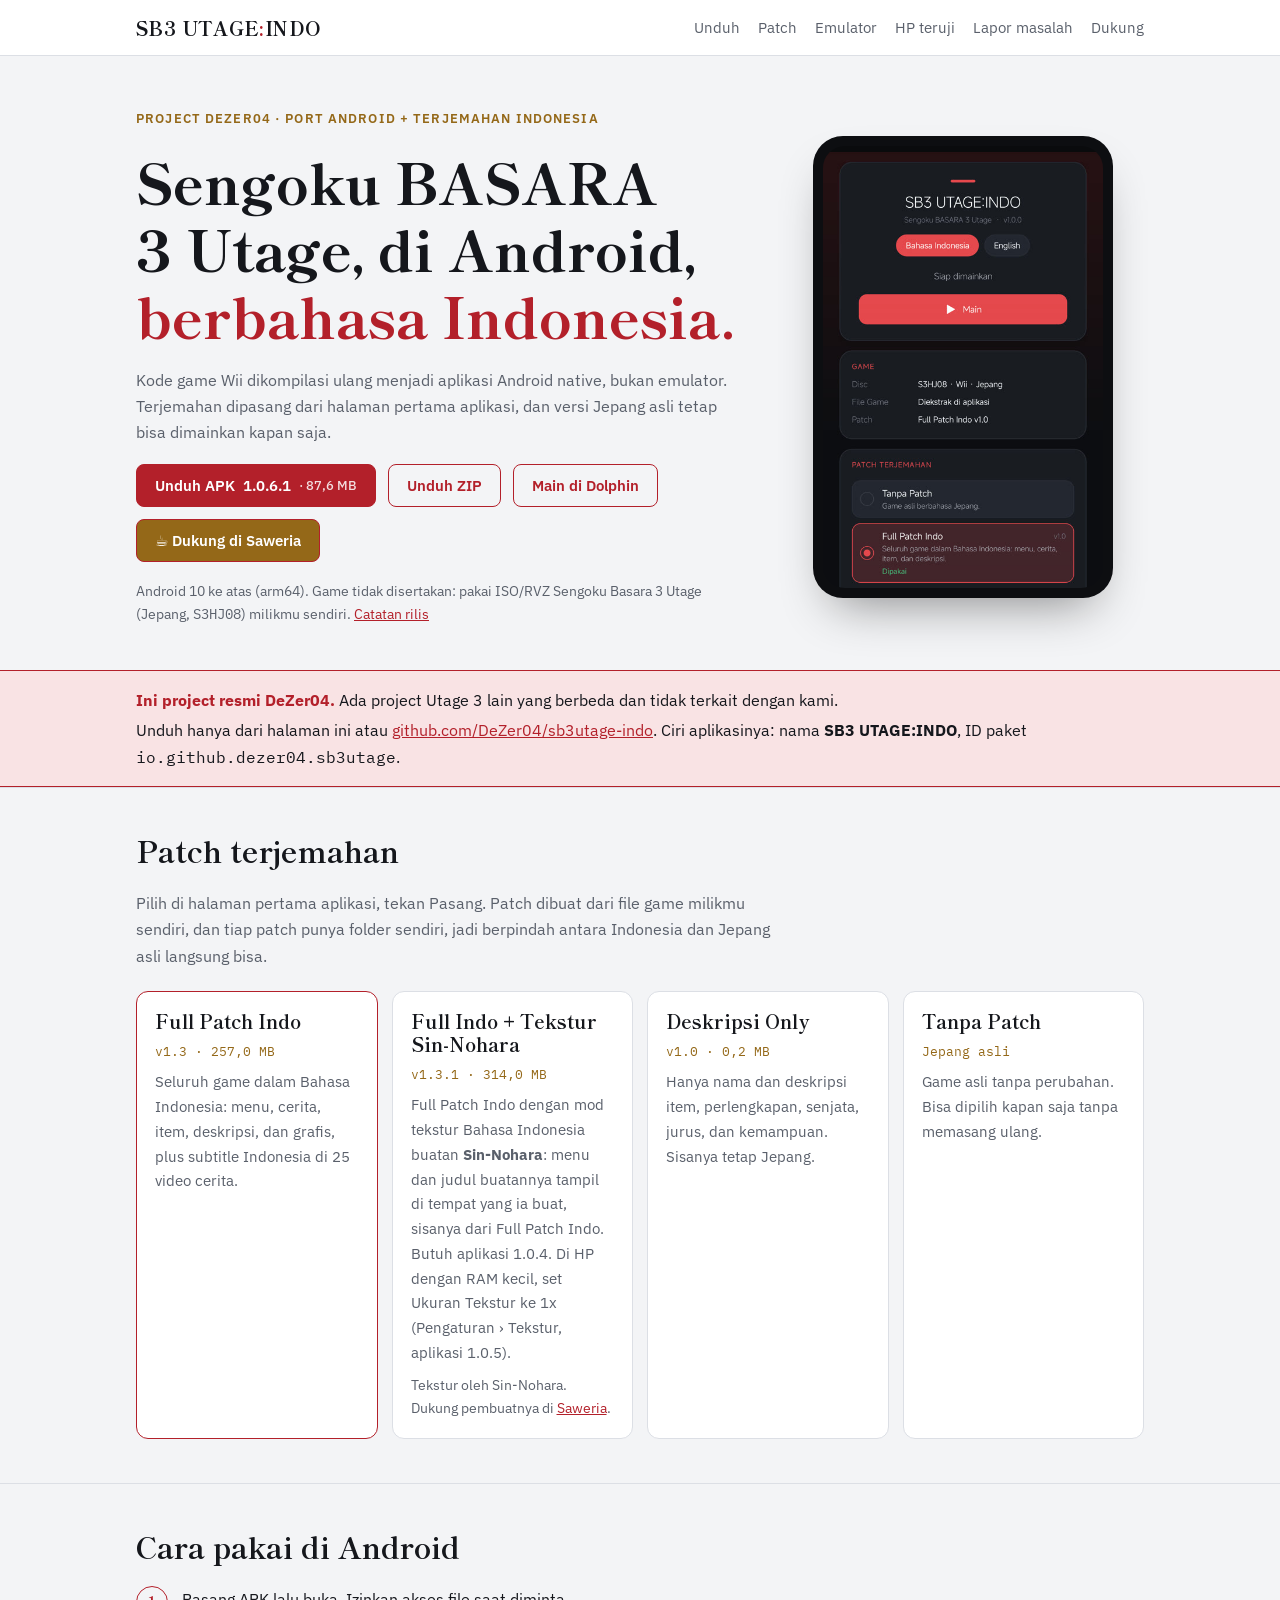
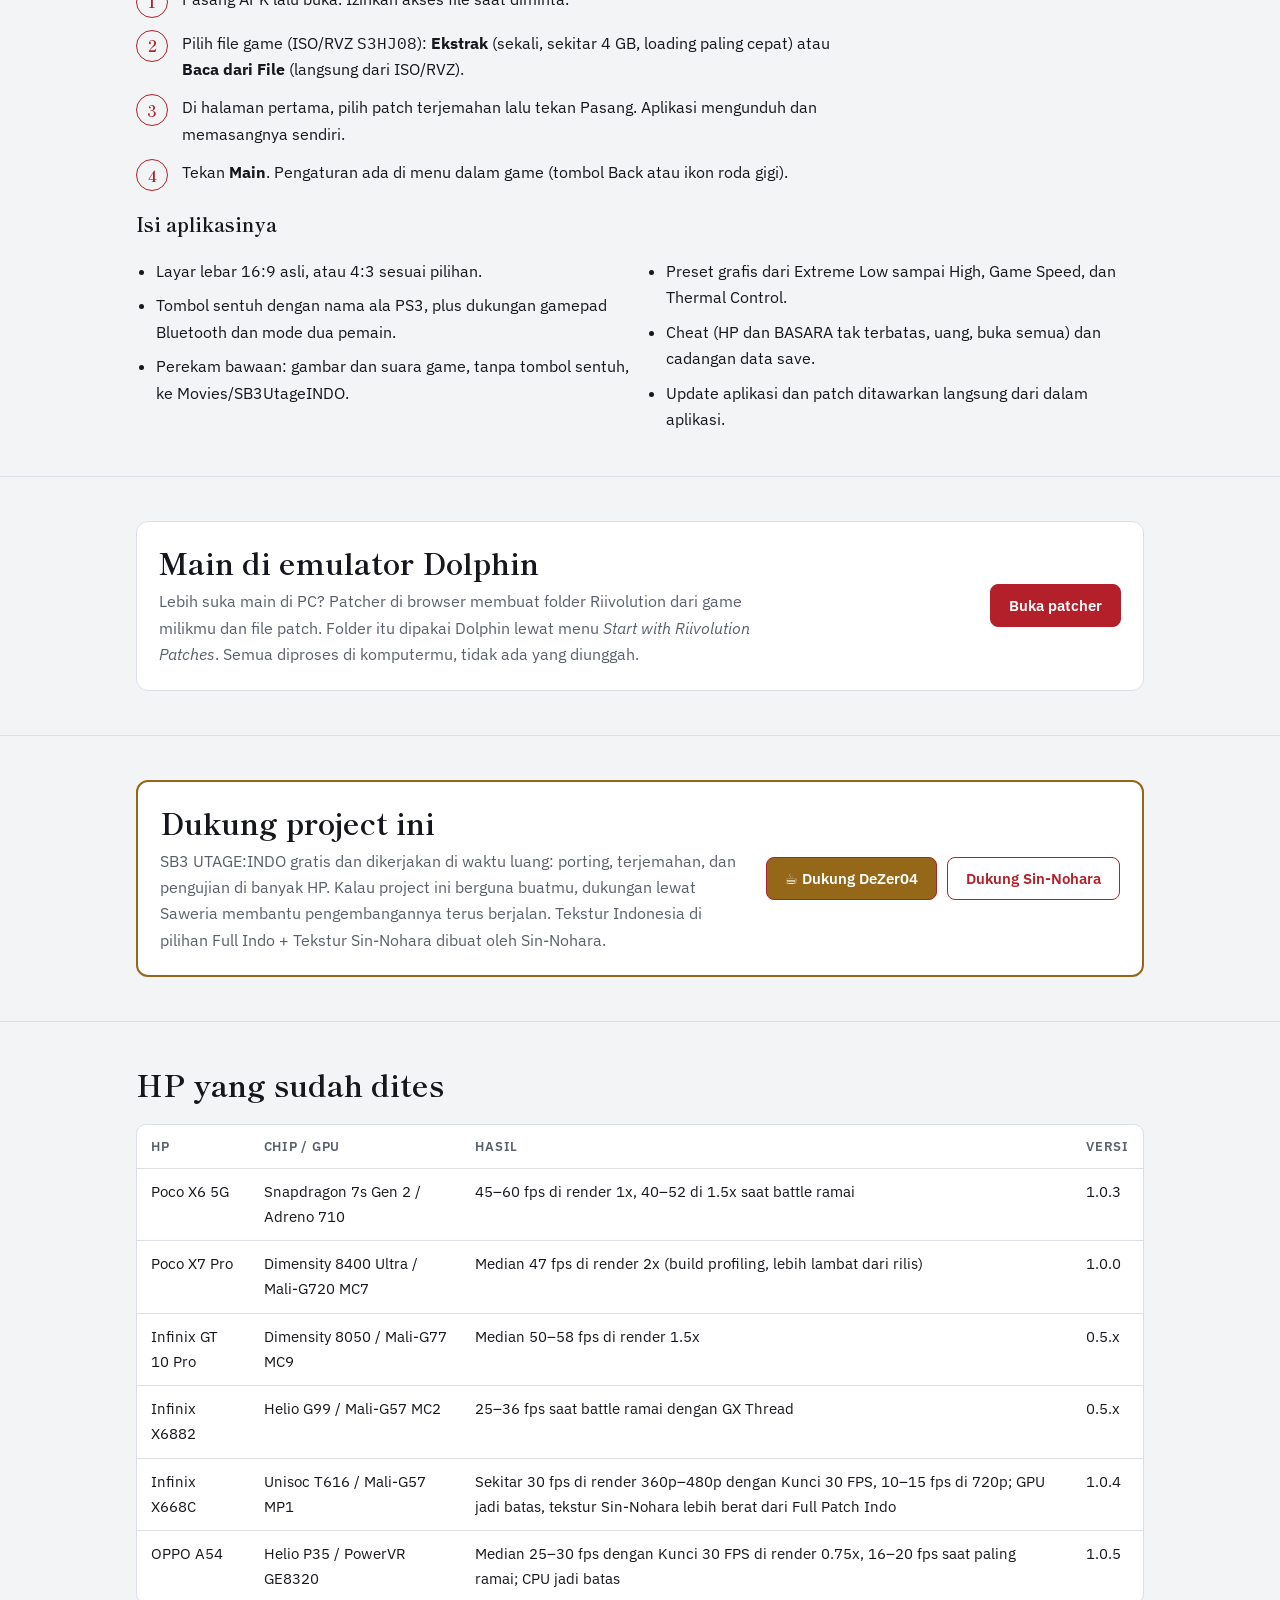
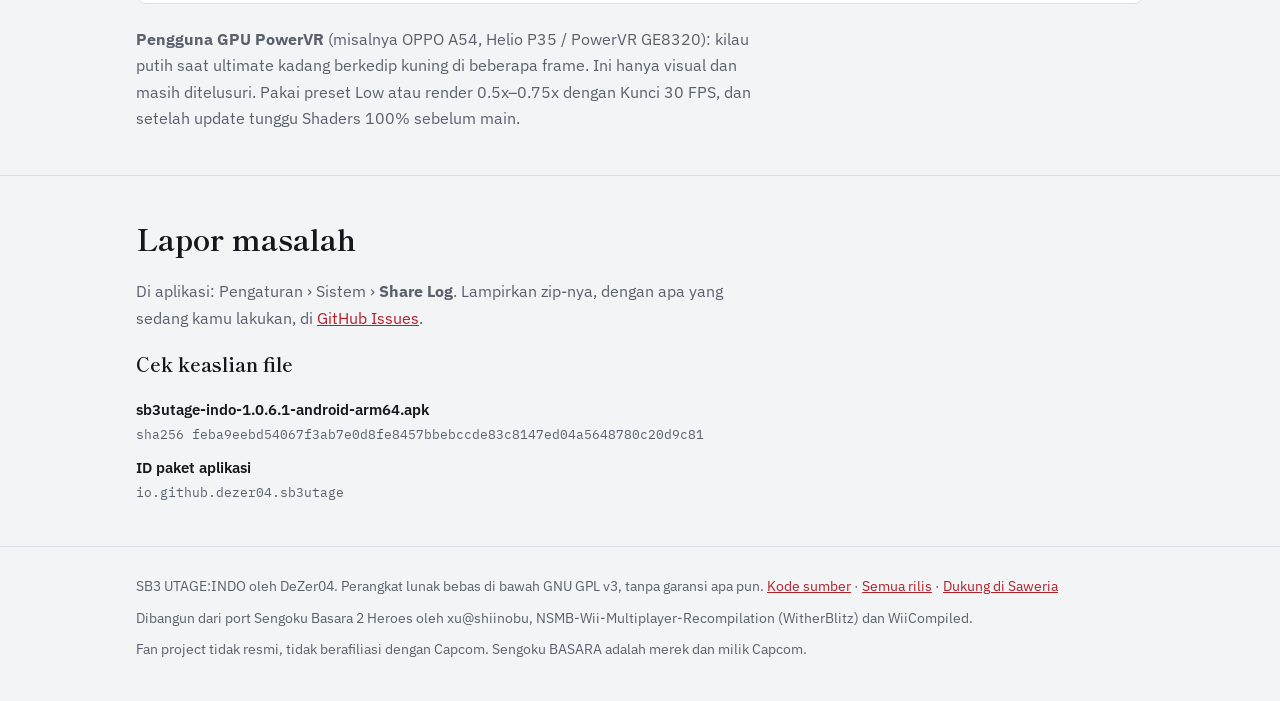
<file: docs/index.html>
<!doctype html>
<html lang="id">
<head>
<meta charset="utf-8">
<meta name="viewport" content="width=device-width, initial-scale=1, viewport-fit=cover">
<title>SB3 UTAGE:INDO</title>
<meta name="description" content="Sengoku BASARA 3 Utage di Android dengan terjemahan Bahasa Indonesia. Project DeZer04: port native (bukan emulator), patch terjemahan, dan patcher untuk Dolphin.">
<link rel="preconnect" href="https://fonts.googleapis.com">
<link rel="stylesheet" href="https://fonts.googleapis.com/css2?family=Shippori+Mincho+B1:wght@700;800&family=IBM+Plex+Sans:wght@400;500;600&family=IBM+Plex+Mono:wght@400;500&display=swap">
<link rel="stylesheet" href="assets/site.css">
<style>
.hero .wrap { display: grid; grid-template-columns: minmax(0, 1.25fr) minmax(0, .75fr); gap: 40px; align-items: center; padding-block: 52px 44px; }
.hero h1 { font-size: clamp(34px, 5.4vw, 56px); font-weight: 800; }
.hero h1 em { font-style: normal; color: var(--crimson); }
.hero .copy { display: grid; gap: 18px; min-width: 0; }
.hero .actions { display: flex; gap: 12px; flex-wrap: wrap; }
.hero .req { font-size: 14px; color: var(--muted); }
.phone { justify-self: center; width: min(300px, 100%); border-radius: 30px; padding: 10px; background: #0d0e11; box-shadow: 0 24px 50px -20px rgba(0,0,0,.45); }
.phone img { display: block; border-radius: 22px; width: 100%; }
.patches { display: grid; grid-template-columns: repeat(auto-fit, minmax(220px, 1fr)); gap: 14px; }
.patch { background: var(--paper); border: 1px solid var(--line); border-radius: 12px; padding: 18px; display: grid; gap: 8px; align-content: start; }
.patch.main { border-color: var(--crimson); }
.patch .ver { font-family: var(--mono); font-size: 13px; color: var(--gold); }
.patch p { font-size: 15px; color: var(--muted); }
.patch .credit { font-size: 14px; }
.features { columns: 2 280px; column-gap: 32px; margin: 0; padding-left: 20px; }
.features li { break-inside: avoid; margin-bottom: 8px; }
.emu { display: grid; grid-template-columns: minmax(0, 1fr) auto; gap: 20px; align-items: center; background: var(--paper); border: 1px solid var(--line); border-radius: 12px; padding: 22px; }
.emu p { color: var(--muted); max-width: 62ch; }
.btn.support { background: var(--gold); color: var(--crimson-ink); }
.support-card { display: grid; grid-template-columns: minmax(0, 1fr) auto; gap: 20px; align-items: center; background: var(--paper); border: 2px solid var(--gold); border-radius: 12px; padding: 22px; }
.support-card p { color: var(--muted); max-width: 62ch; }
.support-card .actions { display: flex; gap: 10px; flex-wrap: wrap; }
@media (max-width: 760px) { .support-card { grid-template-columns: 1fr; } }
dl.sums { margin: 0; display: grid; gap: 12px; }
dl.sums dt { font-weight: 600; font-size: 15px; }
dl.sums dd { margin: 2px 0 0; font: 13px/1.5 var(--mono); color: var(--muted); overflow-wrap: anywhere; }
@media (max-width: 760px) {
  .hero .wrap { grid-template-columns: 1fr; padding-block: 36px 32px; }
  .emu { grid-template-columns: 1fr; }
}
</style>
</head>
<body>
<header class="top">
  <div class="wrap">
    <a class="mark" href="./">SB3 UTAGE<span>:</span>INDO</a>
    <nav aria-label="Bagian halaman">
      <a href="#unduh">Unduh</a>
      <a href="#patch">Patch</a>
      <a href="patcher/">Emulator</a>
      <a href="#hp">HP teruji</a>
      <a href="#lapor">Lapor masalah</a>
      <a href="#dukung">Dukung</a>
    </nav>
  </div>
</header>

<main>
  <section class="hero" id="unduh">
    <div class="wrap">
      <div class="copy">
        <div class="eyebrow">Project DeZer04 · port Android + terjemahan Indonesia</div>
        <h1>Sengoku BASARA 3 Utage, di Android, <em>berbahasa Indonesia.</em></h1>
        <p class="lead">Kode game Wii dikompilasi ulang menjadi aplikasi Android native, bukan emulator. Terjemahan dipasang dari halaman pertama aplikasi, dan versi Jepang asli tetap bisa dimainkan kapan saja.</p>
        <div class="actions">
          <a class="btn primary" id="apk-link" href="https://github.com/DeZer04/sb3utage-indo/releases/download/v1.0.6.1/sb3utage-indo-1.0.6.1-android-arm64.apk">Unduh APK <span id="apk-ver">1.0.6.1</span> <small id="apk-size">· 87,6 MB</small></a>
          <a class="btn ghost" href="https://pixeldrain.com/u/QokwFSqZ">Unduh ZIP</a>
          <a class="btn ghost" href="patcher/">Main di Dolphin</a>
          <a class="btn support" href="https://saweria.co/deozz" target="_blank" rel="noopener">☕ Dukung di Saweria</a>
        </div>
        <p class="req">Android 10 ke atas (arm64). Game tidak disertakan: pakai ISO/RVZ Sengoku Basara 3 Utage (Jepang, <span class="mono">S3HJ08</span>) milikmu sendiri. <a id="rel-link" href="https://github.com/DeZer04/sb3utage-indo/releases/tag/v1.0.5">Catatan rilis</a></p>
      </div>
      <div class="phone"><img src="assets/launcher.jpg" width="480" height="759" alt="Halaman pertama aplikasi SB3 UTAGE:INDO: tombol Main, info game S3HJ08, dan daftar patch terjemahan."></div>
    </div>
  </section>

  <div class="official" role="note">
    <div class="wrap">
      <p><strong>Ini project resmi DeZer04.</strong> Ada project Utage 3 lain yang berbeda dan tidak terkait dengan kami.</p>
      <p>Unduh hanya dari halaman ini atau <a href="https://github.com/DeZer04/sb3utage-indo">github.com/DeZer04/sb3utage-indo</a>. Ciri aplikasinya: nama <b>SB3 UTAGE:INDO</b>, ID paket <span class="mono">io.github.dezer04.sb3utage</span>.</p>
    </div>
  </div>

  <section class="block" id="patch">
    <div class="wrap">
      <h2>Patch terjemahan</h2>
      <p class="lead">Pilih di halaman pertama aplikasi, tekan Pasang. Patch dibuat dari file game milikmu sendiri, dan tiap patch punya folder sendiri, jadi berpindah antara Indonesia dan Jepang asli langsung bisa.</p>
      <div class="patches">
        <div class="patch main">
          <h3>Full Patch Indo</h3>
          <div class="ver" id="ver-full">v1.3 · 257,0 MB</div>
          <p>Seluruh game dalam Bahasa Indonesia: menu, cerita, item, deskripsi, dan grafis, plus subtitle Indonesia di 25 video cerita.</p>
        </div>
        <div class="patch">
          <h3>Full Indo + Tekstur Sin-Nohara</h3>
          <div class="ver" id="ver-full-sn">v1.3.1 · 314,0 MB</div>
          <p>Full Patch Indo dengan mod tekstur Bahasa Indonesia buatan <b>Sin-Nohara</b>: menu dan judul buatannya tampil di tempat yang ia buat, sisanya dari Full Patch Indo. Butuh aplikasi 1.0.4. Di HP dengan RAM kecil, set Ukuran Tekstur ke 1x (Pengaturan › Tekstur, aplikasi 1.0.5).</p>
          <p class="credit">Tekstur oleh Sin-Nohara. Dukung pembuatnya di <a href="https://saweria.co/SinNohara">Saweria</a>.</p>
        </div>
        <div class="patch">
          <h3>Deskripsi Only</h3>
          <div class="ver" id="ver-desc">v1.0 · 0,2 MB</div>
          <p>Hanya nama dan deskripsi item, perlengkapan, senjata, jurus, dan kemampuan. Sisanya tetap Jepang.</p>
        </div>
        <div class="patch">
          <h3>Tanpa Patch</h3>
          <div class="ver">Jepang asli</div>
          <p>Game asli tanpa perubahan. Bisa dipilih kapan saja tanpa memasang ulang.</p>
        </div>
      </div>
    </div>
  </section>

  <section class="block" id="cara">
    <div class="wrap">
      <h2>Cara pakai di Android</h2>
      <ol class="steps">
        <li><div>Pasang APK lalu buka. Izinkan akses file saat diminta.</div></li>
        <li><div>Pilih file game (ISO/RVZ <span class="mono">S3HJ08</span>): <b>Ekstrak</b> (sekali, sekitar 4 GB, loading paling cepat) atau <b>Baca dari File</b> (langsung dari ISO/RVZ).</div></li>
        <li><div>Di halaman pertama, pilih patch terjemahan lalu tekan Pasang. Aplikasi mengunduh dan memasangnya sendiri.</div></li>
        <li><div>Tekan <b>Main</b>. Pengaturan ada di menu dalam game (tombol Back atau ikon roda gigi).</div></li>
      </ol>
      <h3>Isi aplikasinya</h3>
      <ul class="features">
        <li>Layar lebar 16:9 asli, atau 4:3 sesuai pilihan.</li>
        <li>Tombol sentuh dengan nama ala PS3, plus dukungan gamepad Bluetooth dan mode dua pemain.</li>
        <li>Perekam bawaan: gambar dan suara game, tanpa tombol sentuh, ke Movies/SB3UtageINDO.</li>
        <li>Preset grafis dari Extreme Low sampai High, Game Speed, dan Thermal Control.</li>
        <li>Cheat (HP dan BASARA tak terbatas, uang, buka semua) dan cadangan data save.</li>
        <li>Update aplikasi dan patch ditawarkan langsung dari dalam aplikasi.</li>
      </ul>
    </div>
  </section>

  <section class="block" id="emulator">
    <div class="wrap">
      <div class="emu">
        <div style="display:grid;gap:8px">
          <h2>Main di emulator Dolphin</h2>
          <p>Lebih suka main di PC? Patcher di browser membuat folder Riivolution dari game milikmu dan file patch. Folder itu dipakai Dolphin lewat menu <i>Start with Riivolution Patches</i>. Semua diproses di komputermu, tidak ada yang diunggah.</p>
        </div>
        <a class="btn primary" href="patcher/">Buka patcher</a>
      </div>
    </div>
  </section>

  <section class="block" id="dukung">
    <div class="wrap">
      <div class="support-card">
        <div style="display:grid;gap:8px">
          <h2>Dukung project ini</h2>
          <p>SB3 UTAGE:INDO gratis dan dikerjakan di waktu luang: porting, terjemahan, dan pengujian di banyak HP. Kalau project ini berguna buatmu, dukungan lewat Saweria membantu pengembangannya terus berjalan. Tekstur Indonesia di pilihan Full Indo + Tekstur Sin-Nohara dibuat oleh Sin-Nohara.</p>
        </div>
        <div class="actions">
          <a class="btn support" href="https://saweria.co/deozz" target="_blank" rel="noopener">☕ Dukung DeZer04</a>
          <a class="btn ghost" href="https://saweria.co/SinNohara" target="_blank" rel="noopener">Dukung Sin-Nohara</a>
        </div>
      </div>
    </div>
  </section>

  <section class="block" id="hp">
    <div class="wrap">
      <h2>HP yang sudah dites</h2>
      <div class="table">
        <table>
          <thead><tr><th>HP</th><th>Chip / GPU</th><th>Hasil</th><th>Versi</th></tr></thead>
          <tbody>
            <tr><td>Poco X6 5G</td><td>Snapdragon 7s Gen 2 / Adreno 710</td><td>45–60 fps di render 1x, 40–52 di 1.5x saat battle ramai</td><td class="num">1.0.3</td></tr>
            <tr><td>Poco X7 Pro</td><td>Dimensity 8400 Ultra / Mali-G720 MC7</td><td>Median 47 fps di render 2x (build profiling, lebih lambat dari rilis)</td><td class="num">1.0.0</td></tr>
            <tr><td>Infinix GT 10 Pro</td><td>Dimensity 8050 / Mali-G77 MC9</td><td>Median 50–58 fps di render 1.5x</td><td class="num">0.5.x</td></tr>
            <tr><td>Infinix X6882</td><td>Helio G99 / Mali-G57 MC2</td><td>25–36 fps saat battle ramai dengan GX Thread</td><td class="num">0.5.x</td></tr>
            <tr><td>Infinix X668C</td><td>Unisoc T616 / Mali-G57 MP1</td><td>Sekitar 30 fps di render 360p–480p dengan Kunci 30 FPS, 10–15 fps di 720p; GPU jadi batas, tekstur Sin-Nohara lebih berat dari Full Patch Indo</td><td class="num">1.0.4</td></tr>
            <tr><td>OPPO A54</td><td>Helio P35 / PowerVR GE8320</td><td>Median 25–30 fps dengan Kunci 30 FPS di render 0.75x, 16–20 fps saat paling ramai; CPU jadi batas</td><td class="num">1.0.5</td></tr>
          </tbody>
        </table>
      </div>
      <p class="lead"><b>Pengguna GPU PowerVR</b> (misalnya OPPO A54, Helio P35 / PowerVR GE8320): kilau putih saat ultimate kadang berkedip kuning di beberapa frame. Ini hanya visual dan masih ditelusuri. Pakai preset Low atau render 0.5x–0.75x dengan Kunci 30 FPS, dan setelah update tunggu Shaders 100% sebelum main.</p>
    </div>
  </section>

  <section class="block" id="lapor">
    <div class="wrap">
      <h2>Lapor masalah</h2>
      <p class="lead">Di aplikasi: Pengaturan › Sistem › <b>Share Log</b>. Lampirkan zip-nya, dengan apa yang sedang kamu lakukan, di <a href="https://github.com/DeZer04/sb3utage-indo/issues">GitHub Issues</a>.</p>
      <h3>Cek keaslian file</h3>
      <dl class="sums">
        <div><dt id="sum-apk-name">sb3utage-indo-1.0.6.1-android-arm64.apk</dt><dd id="sum-apk">sha256 feba9eebd54067f3ab7e0d8fe8457bbebccde83c8147ed04a5648780c20d9c81</dd></div>
        <div><dt>ID paket aplikasi</dt><dd>io.github.dezer04.sb3utage</dd></div>
      </dl>
    </div>
  </section>
</main>

<footer>
  <div class="wrap">
    <p>SB3 UTAGE:INDO oleh DeZer04. Perangkat lunak bebas di bawah GNU GPL v3, tanpa garansi apa pun. <a href="https://github.com/DeZer04/sb3utage-indo">Kode sumber</a> · <a href="https://github.com/DeZer04/sb3utage-indo/releases">Semua rilis</a> · <a href="https://saweria.co/deozz">Dukung di Saweria</a></p>
    <p>Dibangun dari port Sengoku Basara 2 Heroes oleh xu@shiinobu, NSMB-Wii-Multiplayer-Recompilation (WitherBlitz) dan WiiCompiled.</p>
    <p>Fan project tidak resmi, tidak berafiliasi dengan Capcom. Sengoku BASARA adalah merek dan milik Capcom.</p>
  </div>
</footer>

<script>
// The newest release (pre-releases included, as the app's updater) and the patch catalog, when GitHub
// answers; the page reads correctly with the values written above when it does not.
(function () {
  const newer = (a, b) => {
    const x = a.split('.').map((n) => parseInt(n, 10) || 0), y = b.split('.').map((n) => parseInt(n, 10) || 0);
    for (let i = 0; i < Math.max(x.length, y.length); i++) if ((x[i] || 0) !== (y[i] || 0)) return (x[i] || 0) > (y[i] || 0);
    return false;
  };
  // Decimal megabytes with an Indonesian comma, as the release notes write them.
  const mb = (n) => (n / 1e6).toFixed(1).replace('.', ',') + ' MB';
  fetch('https://api.github.com/repos/DeZer04/sb3utage-indo/releases?per_page=20')
    .then((r) => (r.ok ? r.json() : Promise.reject()))
    .then((list) => {
      let best = null;
      for (const rel of list) {
        if (rel.draft) continue;
        const apk = (rel.assets || []).find((a) => a.name.endsWith('-android-arm64.apk'));
        if (!apk) continue;
        const v = rel.tag_name.replace(/^v/i, '');
        if (!best || newer(v, best.v)) best = { v, apk, url: rel.html_url };
      }
      if (!best) return;
      document.getElementById('apk-link').href = best.apk.browser_download_url;
      document.getElementById('apk-ver').textContent = best.v;
      document.getElementById('apk-size').textContent = '· ' + mb(best.apk.size);
      document.getElementById('rel-link').href = best.url;
      document.getElementById('sum-apk-name').textContent = best.apk.name;
      if (best.apk.digest) document.getElementById('sum-apk').textContent = best.apk.digest.replace(':', ' ');
    })
    .catch(() => {});
  fetch('https://raw.githubusercontent.com/DeZer04/sb3utage-indo/main/patches.json')
    .then((r) => (r.ok ? r.json() : Promise.reject()))
    .then((cat) => {
      for (const p of [...(cat.patches || []), ...(cat.patches2 || [])]) {
        const el = ['full', 'full-sn', 'desc'].includes(p.id) && document.getElementById('ver-' + p.id);
        if (el) el.textContent = 'v' + p.version + ' · ' + mb(p.size);
      }
    })
    .catch(() => {});
})();
</script>
</body>
</html>
</file>
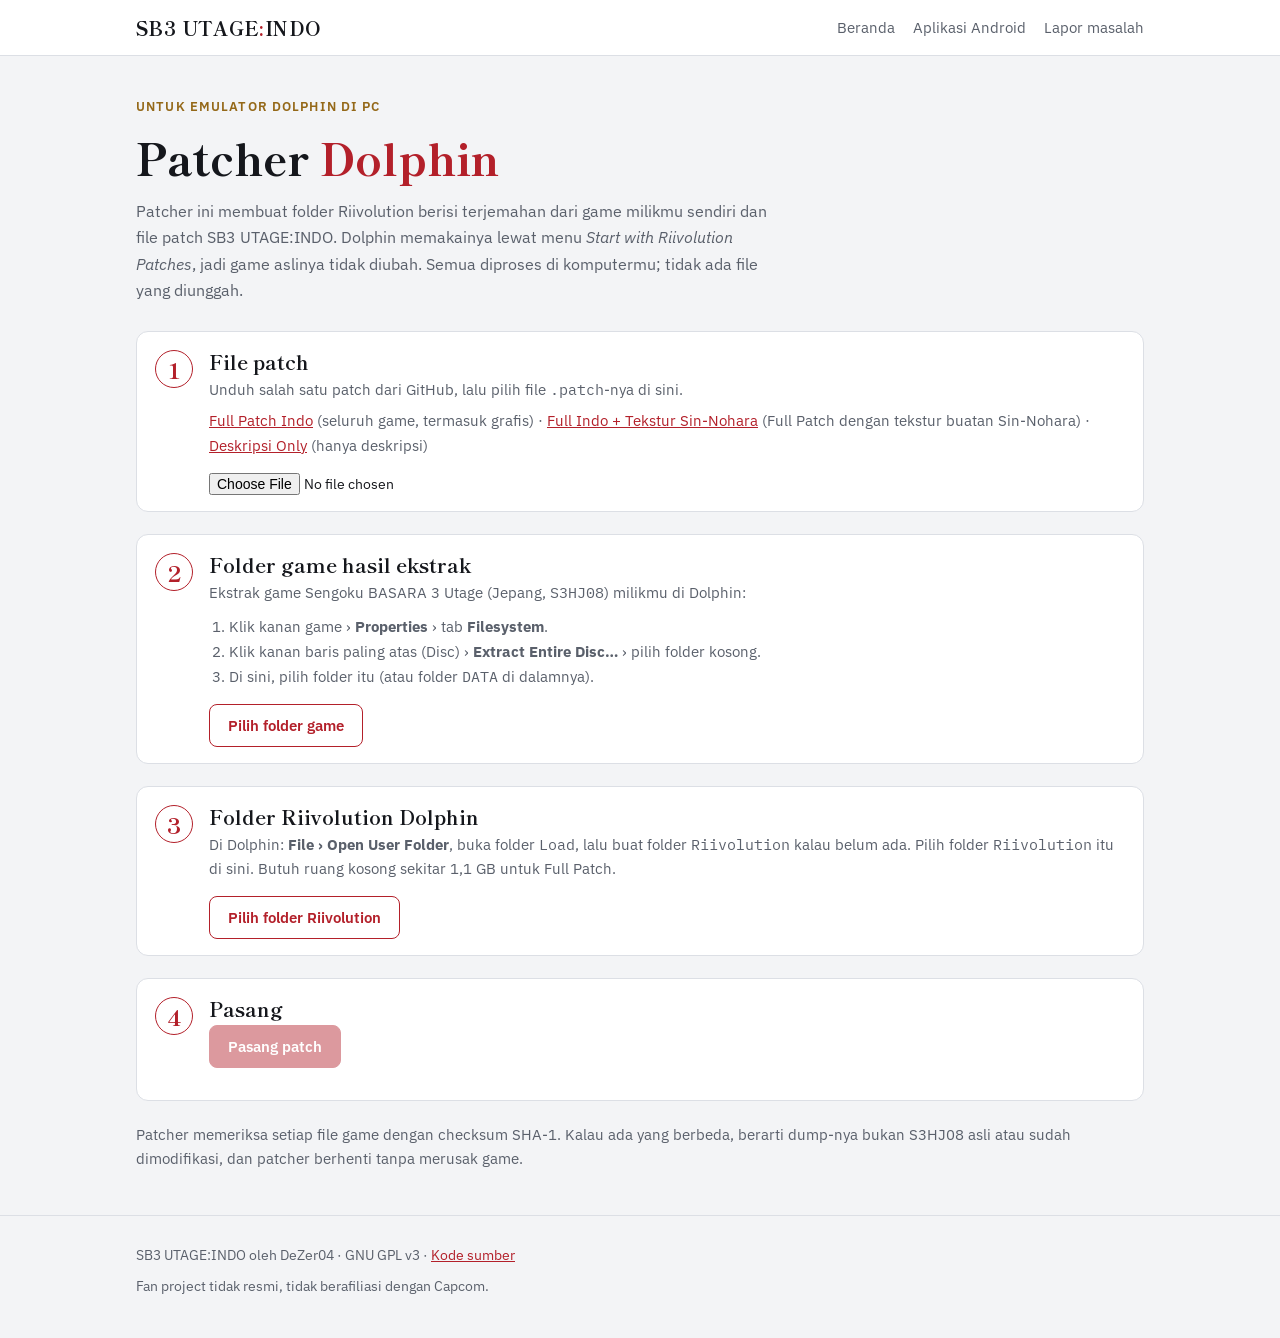
<file: docs/patcher/index.html>
<!doctype html>
<html lang="id">
<head>
<meta charset="utf-8">
<meta name="viewport" content="width=device-width, initial-scale=1, viewport-fit=cover">
<title>Patcher Dolphin SB3 UTAGE:INDO</title>
<meta name="description" content="Pasang terjemahan Indonesia Sengoku BASARA 3 Utage di emulator Dolphin: patcher di browser membuat folder Riivolution dari game milikmu.">
<link rel="preconnect" href="https://fonts.googleapis.com">
<link rel="stylesheet" href="https://fonts.googleapis.com/css2?family=Shippori+Mincho+B1:wght@700;800&family=IBM+Plex+Sans:wght@400;500;600&family=IBM+Plex+Mono:wght@400;500&display=swap">
<link rel="stylesheet" href="../assets/site.css">
<style>
.intro .wrap { display: grid; gap: 14px; padding-block: 40px 28px; }
.intro h1 { font-size: clamp(30px, 4.6vw, 44px); font-weight: 800; }
.intro h1 em { font-style: normal; color: var(--crimson); }
.unsupported { border: 1.5px solid var(--warn); border-radius: 10px; padding: 14px 16px; color: var(--ink); background: var(--paper); }
.unsupported strong { color: var(--warn); }
.cards { display: grid; gap: 14px; }
.card { background: var(--paper); border: 1px solid var(--line); border-radius: 12px; padding: 18px 18px 16px; display: grid; grid-template-columns: 40px minmax(0, 1fr); gap: 4px 14px; }
.card .n { grid-row: 1 / span 3; font: 800 22px var(--display); color: var(--crimson); border: 1.5px solid var(--crimson); border-radius: 50%; width: 38px; height: 38px; display: grid; place-items: center; }
.card.done .n { background: var(--crimson); color: var(--crimson-ink); }
.card h2 { font-size: 20px; }
.card .how { color: var(--muted); font-size: 15px; display: grid; gap: 6px; }
.card .how ol { margin: 4px 0 0; padding-left: 20px; }
.card .act { display: flex; align-items: center; gap: 10px 14px; flex-wrap: wrap; margin-top: 10px; }
.state { font-size: 14.5px; min-width: 0; overflow-wrap: anywhere; }
.state.ok { color: var(--ok); font-weight: 600; }
.state.bad { color: var(--crimson); font-weight: 600; }
input[type=file] { font: 14px var(--body); max-width: 100%; }
.run { display: grid; gap: 12px; }
progress { width: 100%; height: 14px; accent-color: var(--crimson); }
.status { font-size: 14.5px; font-variant-numeric: tabular-nums; overflow-wrap: anywhere; }
.done-panel { border: 1.5px solid var(--ok); border-radius: 12px; padding: 18px; background: var(--paper); display: grid; gap: 10px; }
.done-panel h2 { font-size: 22px; color: var(--ok); }
.note { font-size: 14.5px; color: var(--muted); }
kbd { font: 13px var(--mono); border: 1px solid var(--line); border-bottom-width: 2px; border-radius: 4px; padding: 0 5px; background: var(--bg); }
</style>
</head>
<body>
<header class="top">
  <div class="wrap">
    <a class="mark" href="../">SB3 UTAGE<span>:</span>INDO</a>
    <nav aria-label="Navigasi"><a href="../">Beranda</a><a href="../#unduh">Aplikasi Android</a><a href="https://github.com/DeZer04/sb3utage-indo/issues">Lapor masalah</a></nav>
  </div>
</header>

<main>
  <section class="intro">
    <div class="wrap">
      <div class="eyebrow">Untuk emulator Dolphin di PC</div>
      <h1>Patcher <em>Dolphin</em></h1>
      <p class="lead">Patcher ini membuat folder Riivolution berisi terjemahan dari game milikmu sendiri dan file patch SB3 UTAGE:INDO. Dolphin memakainya lewat menu <i>Start with Riivolution Patches</i>, jadi game aslinya tidak diubah. Semua diproses di komputermu; tidak ada file yang diunggah.</p>
      <div class="unsupported" id="unsupported" hidden>
        <strong>Browser ini tidak bisa menulis ke folder.</strong> Buka halaman ini di Chrome atau Edge versi baru di PC (Windows, Linux, atau macOS).
      </div>
    </div>
  </section>

  <section class="block" style="border-top:0;padding-top:0">
    <div class="wrap cards">
      <div class="card" id="c1">
        <div class="n">1</div>
        <h2>File patch</h2>
        <div class="how">
          <p>Unduh salah satu patch dari GitHub, lalu pilih file <span class="mono">.patch</span>-nya di sini.</p>
          <p><a id="dl-full" href="https://github.com/DeZer04/sb3utage-indo/releases">Full Patch Indo</a> (seluruh game, termasuk grafis) · <a id="dl-full-sn" href="https://github.com/DeZer04/sb3utage-indo/releases">Full Indo + Tekstur Sin-Nohara</a> (Full Patch dengan tekstur buatan Sin-Nohara) · <a id="dl-desc" href="https://github.com/DeZer04/sb3utage-indo/releases/download/v1.0.0/SB3U-INDO-Desc-v1.0.patch">Deskripsi Only</a> (hanya deskripsi)</p>
        </div>
        <div class="act">
          <input type="file" id="patch-file" accept=".patch">
          <span class="state" id="s1"></span>
        </div>
      </div>

      <div class="card" id="c2">
        <div class="n">2</div>
        <h2>Folder game hasil ekstrak</h2>
        <div class="how">
          <p>Ekstrak game Sengoku BASARA 3 Utage (Jepang, <span class="mono">S3HJ08</span>) milikmu di Dolphin:</p>
          <ol>
            <li>Klik kanan game › <b>Properties</b> › tab <b>Filesystem</b>.</li>
            <li>Klik kanan baris paling atas (Disc) › <b>Extract Entire Disc…</b> › pilih folder kosong.</li>
            <li>Di sini, pilih folder itu (atau folder <span class="mono">DATA</span> di dalamnya).</li>
          </ol>
        </div>
        <div class="act">
          <button class="btn ghost" type="button" id="pick-game">Pilih folder game</button>
          <span class="state" id="s2"></span>
        </div>
      </div>

      <div class="card" id="c3">
        <div class="n">3</div>
        <h2>Folder Riivolution Dolphin</h2>
        <div class="how">
          <p>Di Dolphin: <b>File › Open User Folder</b>, buka folder <span class="mono">Load</span>, lalu buat folder <span class="mono">Riivolution</span> kalau belum ada. Pilih folder <span class="mono">Riivolution</span> itu di sini. Butuh ruang kosong sekitar 1,1 GB untuk Full Patch.</p>
        </div>
        <div class="act">
          <button class="btn ghost" type="button" id="pick-out">Pilih folder Riivolution</button>
          <span class="state" id="s3"></span>
        </div>
      </div>

      <div class="card" id="c5" hidden>
        <div class="n">4</div>
        <h2>Folder Textures Dolphin</h2>
        <div class="how">
          <p>Patch ini juga membawa tekstur. Di Dolphin: <b>File › Open User Folder</b>, buka folder <span class="mono">Load</span>, lalu buat folder <span class="mono">Textures</span> kalau belum ada. Pilih folder <span class="mono">Textures</span> itu di sini. Teksturnya ditaruh di <span class="mono" id="tex-where">Textures/S3HJ08/…</span>.</p>
        </div>
        <div class="act">
          <button class="btn ghost" type="button" id="pick-tex">Pilih folder Textures</button>
          <span class="state" id="s5"></span>
        </div>
      </div>

      <div class="card" id="c4">
        <div class="n" id="n-go">4</div>
        <h2>Pasang</h2>
        <div class="run">
          <div class="act" style="margin-top:0">
            <button class="btn primary" type="button" id="go" disabled>Pasang patch</button>
            <button class="btn ghost" type="button" id="stop" hidden>Batal</button>
          </div>
          <progress id="bar" max="1" value="0" hidden></progress>
          <div class="status" id="status" aria-live="polite"></div>
        </div>
      </div>

      <div class="done-panel" id="done" hidden>
        <h2>Patch terpasang</h2>
        <ol class="steps">
          <li><div>Di Dolphin, klik kanan game › <b>Start with Riivolution Patches…</b></div></li>
          <li id="done-tex" hidden><div>Nyalakan <b>Graphics › Advanced › Load Custom Textures</b>, supaya tekstur dari patch ini dipakai.</div></li>
          <li><div>Pastikan patch SB3 UTAGE:INDO aktif, lalu tekan <b>Start</b>.</div></li>
          <li><div>Untuk main versi Jepang asli, jalankan game seperti biasa (tanpa Riivolution).</div></li>
        </ol>
        <p class="note">Mengganti patch (misalnya dari Deskripsi Only ke Full): jalankan patcher lagi dengan file patch lain ke folder yang sama. Tekstur dari patch ada di foldernya sendiri di <span class="mono">Load/Textures/S3HJ08</span>; hapus folder itu kalau tidak dipakai lagi.</p>
      </div>

      <p class="note">Patcher memeriksa setiap file game dengan checksum SHA-1. Kalau ada yang berbeda, berarti dump-nya bukan S3HJ08 asli atau sudah dimodifikasi, dan patcher berhenti tanpa merusak game.</p>
    </div>
  </section>
</main>

<footer>
  <div class="wrap">
    <p>SB3 UTAGE:INDO oleh DeZer04 · GNU GPL v3 · <a href="https://github.com/DeZer04/sb3utage-indo">Kode sumber</a></p>
    <p>Fan project tidak resmi, tidak berafiliasi dengan Capcom.</p>
  </div>
</footer>

<script type="module">
import { readHeader, applyPatch, PatchError } from './patcher-core.js';

const $ = (id) => document.getElementById(id);
const canWrite = 'showDirectoryPicker' in window;
if (!canWrite) {
  $('unsupported').hidden = false;
  $('pick-game').disabled = true;
  $('pick-out').disabled = true;
  $('pick-tex').disabled = true;
}

let patchFile = null, header = null, gameRoot = null, outRoot = null, texRoot = null, abort = null;
// Where a patch's textures go under the picked folder: Dolphin reads Load/Textures/S3HJ08 and its subfolders.
let texBase = [];

function setState(n, text, kind) {
  const el = $('s' + n);
  el.textContent = text;
  el.className = 'state' + (kind ? ' ' + kind : '');
  $('c' + n).classList.toggle('done', kind === 'ok');
}
const hasTextures = () => !!(header && header.textures > 0);
const texFolder = () => 'SB3U-INDO ' + header.id;
function ready() { $('go').disabled = !(patchFile && header && gameRoot && outRoot && (texRoot || !hasTextures())); }
// The textures step shows only for a patch that has textures.
function showTextureStep() {
  const on = hasTextures();
  $('c5').hidden = !on;
  $('n-go').textContent = on ? '5' : '4';
  if (on) $('tex-where').textContent = 'Textures/S3HJ08/' + texFolder();
}
const mb = (n) => (n / 1e6).toFixed(1).replace('.', ',') + ' MB';  // decimal, as the release notes

// The newest Full Patch from the catalog the app reads.
fetch('https://raw.githubusercontent.com/DeZer04/sb3utage-indo/main/patches.json')
  .then((r) => (r.ok ? r.json() : Promise.reject()))
  .then((cat) => {
    const names = { full: 'Full Patch Indo', 'full-sn': 'Full Indo + Tekstur Sin-Nohara', desc: 'Deskripsi Only' };
    for (const p of [...(cat.patches || []), ...(cat.patches2 || [])]) {
      const a = names[p.id] && $('dl-' + p.id);
      if (a) { a.href = p.url; a.textContent = names[p.id] + ' v' + p.version + ' (' + mb(p.size) + ')'; }
    }
  })
  .catch(() => {});

$('patch-file').addEventListener('change', async (e) => {
  patchFile = e.target.files[0] || null;
  header = null;
  if (!patchFile) { setState(1, ''); showTextureStep(); ready(); return; }
  try {
    header = (await readHeader(patchFile)).header;
    if (header.game !== 'S3HJ08') throw new PatchError('Patch ini bukan untuk S3HJ08.');
    if (!(header.format >= 1 && header.format <= 2)) throw new PatchError('Patch ini butuh versi patcher yang lebih baru. Muat ulang halaman ini.');
    setState(1, header.name + ' v' + header.version + ' · ' + header.files.toLocaleString('id-ID') + ' file · ' + mb(header.bytes), 'ok');
  } catch (err) {
    header = null;
    setState(1, err instanceof PatchError ? err.message : 'File ini tidak bisa dibaca sebagai patch.', 'bad');
  }
  showTextureStep();
  ready();
});

async function sub(dir, name) { try { return await dir.getDirectoryHandle(name); } catch { return null; } }

$('pick-game').addEventListener('click', async () => {
  let dir;
  try { dir = await window.showDirectoryPicker({ id: 'sb3u-game', mode: 'read' }); } catch { return; }
  // The DATA partition folder itself, or the folder Dolphin extracted into (with DATA inside).
  let root = (await sub(dir, 'files')) && (await sub(dir, 'sys')) ? dir : null;
  if (!root) { const data = await sub(dir, 'DATA'); if (data && (await sub(data, 'files'))) root = data; }
  if (!root) { gameRoot = null; setState(2, 'Folder ini tidak berisi folder files dan sys. Pilih folder hasil Extract Entire Disc.', 'bad'); ready(); return; }
  try {
    const boot = await (await (await root.getDirectoryHandle('sys')).getFileHandle('boot.bin')).getFile();
    const id = new TextDecoder().decode(new Uint8Array(await boot.slice(0, 6).arrayBuffer()));
    if (id !== 'S3HJ08') { gameRoot = null; setState(2, 'Ini game ' + id + ', bukan Sengoku BASARA 3 Utage Jepang (S3HJ08).', 'bad'); ready(); return; }
  } catch {
    gameRoot = null; setState(2, 'sys/boot.bin tidak ditemukan. Pilih folder hasil Extract Entire Disc.', 'bad'); ready(); return;
  }
  gameRoot = root;
  setState(2, 'S3HJ08 · ' + (root === dir ? dir.name : dir.name + '/DATA'), 'ok');
  ready();
});

$('pick-out').addEventListener('click', async () => {
  let dir;
  try { dir = await window.showDirectoryPicker({ id: 'sb3u-riivolution', mode: 'readwrite' }); } catch { return; }
  if (dir.name.toLowerCase() !== 'riivolution') {
    setState(3, 'Folder terpilih: ' + dir.name + '. Dolphin membaca folder Load/Riivolution; pastikan ini folder itu.', 'bad');
  } else {
    setState(3, 'Riivolution', 'ok');
  }
  outRoot = dir;
  ready();
});

$('pick-tex').addEventListener('click', async () => {
  let dir;
  try { dir = await window.showDirectoryPicker({ id: 'sb3u-textures', mode: 'readwrite' }); } catch { return; }
  const name = dir.name.toLowerCase();
  // Load/Textures as asked; Load itself or Textures/S3HJ08 picked instead land in the same place.
  texBase = name === 'load' ? ['Textures', 'S3HJ08'] : name === 's3hj08' ? [] : ['S3HJ08'];
  if (name === 'textures' || name === 'load' || name === 's3hj08') {
    setState(5, [dir.name, ...texBase].join('/'), 'ok');
  } else {
    setState(5, 'Folder terpilih: ' + dir.name + '. Dolphin membaca folder Load/Textures; pastikan ini folder itu.', 'bad');
  }
  texRoot = dir;
  ready();
});

const dirCache = new Map();
async function walkDir(root, parts, create) {
  let dir = root, key = '';
  for (const part of parts) {
    key += '/' + part;
    const cacheKey = (create ? 'w' : 'r') + key;
    if (dirCache.has(cacheKey)) { dir = dirCache.get(cacheKey); continue; }
    dir = await dir.getDirectoryHandle(part, { create });
    dirCache.set(cacheKey, dir);
  }
  return dir;
}

$('go').addEventListener('click', async () => {
  $('go').disabled = true;
  $('stop').hidden = false;
  $('done').hidden = true;
  $('bar').hidden = false;
  $('bar').value = 0;
  dirCache.clear();
  abort = new AbortController();
  const started = performance.now();
  let wakeLock = null;
  try { wakeLock = await navigator.wakeLock?.request('screen'); } catch { /* fine without */ }
  try {
    // A patch's textures replace what an earlier version of it left there.
    if (hasTextures()) {
      try { await (await walkDir(texRoot, texBase, true)).removeEntry(texFolder(), { recursive: true }); } catch { /* none yet */ }
      dirCache.clear();
    }
    await applyPatch(patchFile, {
      signal: abort.signal,
      readOriginal: async (disc) => {
        const parts = disc.split('/');
        try {
          const dir = await walkDir(gameRoot, parts.slice(0, -1), false);
          const file = await (await dir.getFileHandle(parts[parts.length - 1])).getFile();
          return new Uint8Array(await file.arrayBuffer());
        } catch { return null; }
      },
      writeOutput: async (out, bytes) => {
        let parts = out.split('/'), root = outRoot;
        if (parts[0] === 'Textures') { parts = [...texBase, texFolder(), ...parts.slice(1)]; root = texRoot; }
        const dir = await walkDir(root, parts.slice(0, -1), true);
        const handle = await dir.getFileHandle(parts[parts.length - 1], { create: true });
        const w = await handle.createWritable();
        await w.write(bytes);
        await w.close();
      },
      onProgress: ({ done, total, bytes }) => {
        $('bar').value = done / total;
        $('status').textContent = done.toLocaleString('id-ID') + ' / ' + total.toLocaleString('id-ID') + ' file · ' + mb(bytes);
      },
    });
    const secs = Math.round((performance.now() - started) / 1000);
    $('status').textContent = 'Selesai: ' + header.files.toLocaleString('id-ID') + ' file ditulis dalam ' + secs + ' detik.';
    $('done-tex').hidden = !hasTextures();
    $('done').hidden = false;
  } catch (err) {
    $('status').textContent = err instanceof PatchError ? err.message : 'Gagal menulis: ' + (err && err.message ? err.message : err) + '. Cek ruang kosong dan izin folder, lalu coba lagi.';
  } finally {
    $('stop').hidden = true;
    ready();
    try { await wakeLock?.release(); } catch { /* ignore */ }
  }
});
$('stop').addEventListener('click', () => abort && abort.abort());
</script>
</body>
</html>
</file>
<file: docs/assets/site.css>
/* SB3 UTAGE:INDO site. Ink and paper with Basara crimson and a gold trim; a mincho display face for the
   Sengoku voice, Plex for reading and for the data (versions, sizes, checksums). */
:root {
  --bg: #f3f4f6;
  --paper: #ffffff;
  --ink: #15171c;
  --muted: #5a606b;
  --line: #dcdfe5;
  --crimson: #b3202a;
  --crimson-ink: #ffffff;
  --crimson-wash: #f9e3e4;
  --gold: #946818;
  --ok: #1d7a4b;
  --warn: #9a5a00;
  --display: "Shippori Mincho B1", "Noto Serif JP", Georgia, serif;
  --body: "IBM Plex Sans", "Segoe UI", system-ui, sans-serif;
  --mono: "IBM Plex Mono", ui-monospace, Menlo, Consolas, monospace;
  color-scheme: light;
}
@media (prefers-color-scheme: dark) {
  :root:not([data-theme="light"]) {
    --bg: #111216; --paper: #1a1c22; --ink: #e9eaee; --muted: #9aa0ab; --line: #2b2e36;
    --crimson: #ff5a62; --crimson-ink: #1a0b0c; --crimson-wash: #36191c; --gold: #d9a74b;
    --ok: #4cc38a; --warn: #e0a34a; color-scheme: dark;
  }
}
:root[data-theme="dark"] {
  --bg: #111216; --paper: #1a1c22; --ink: #e9eaee; --muted: #9aa0ab; --line: #2b2e36;
  --crimson: #ff5a62; --crimson-ink: #1a0b0c; --crimson-wash: #36191c; --gold: #d9a74b;
  --ok: #4cc38a; --warn: #e0a34a; color-scheme: dark;
}
* { box-sizing: border-box; }
[hidden] { display: none !important; }
html { -webkit-text-size-adjust: 100%; }
body {
  margin: 0; background: var(--bg); color: var(--ink); font: 16px/1.65 var(--body);
}
.wrap {
  max-width: 1040px; margin: 0 auto;
  padding-left: max(16px, env(safe-area-inset-left, 0px));
  padding-right: max(16px, env(safe-area-inset-right, 0px));
}
a { color: var(--crimson); }
a:focus-visible, button:focus-visible, .btn:focus-visible { outline: 3px solid var(--gold); outline-offset: 2px; }
img { max-width: 100%; height: auto; }
h1, h2, h3 { font-family: var(--display); line-height: 1.2; text-wrap: balance; margin: 0; }
h2 { font-size: clamp(24px, 3.2vw, 30px); }
h3 { font-size: 19px; }
p { margin: 0; }
.eyebrow { font-size: 12.5px; letter-spacing: .09em; text-transform: uppercase; font-weight: 600; color: var(--gold); }
.muted { color: var(--muted); }
.mono { font-family: var(--mono); }

/* top bar */
.top { border-bottom: 1px solid var(--line); background: var(--paper); }
.top .wrap { display: flex; align-items: center; justify-content: space-between; gap: 16px; flex-wrap: wrap; padding-block: 12px; }
.mark { font-family: var(--display); font-weight: 800; font-size: 19px; color: var(--ink); text-decoration: none; letter-spacing: .02em; }
.mark span { color: var(--crimson); }
.top nav { display: flex; gap: 6px 18px; flex-wrap: wrap; font-size: 14.5px; }
.top nav a { color: var(--muted); text-decoration: none; }
.top nav a:hover { color: var(--ink); }

/* buttons */
.btn {
  display: inline-flex; align-items: center; gap: 8px; font: 600 15px var(--body); text-decoration: none;
  border-radius: 8px; padding: 11px 18px; border: 1.5px solid var(--crimson); cursor: pointer;
}
.btn.primary { background: var(--crimson); color: var(--crimson-ink); }
.btn.ghost { background: transparent; color: var(--crimson); }
.btn[disabled] { opacity: .45; cursor: not-allowed; }
.btn small { font-weight: 500; opacity: .85; }

section.block { padding-block: 44px; border-top: 1px solid var(--line); }
section.block > .wrap { display: grid; gap: 22px; }
/* Grid children shrink to the screen; a wide table scrolls inside its own box instead of widening the page. */
.wrap > * { min-width: 0; }
.lead { max-width: 64ch; color: var(--muted); }

/* the official-project band */
.official { background: var(--crimson-wash); border-block: 1.5px solid var(--crimson); }
.official .wrap { padding-block: 16px; display: grid; gap: 4px; }
.official strong { color: var(--crimson); }

table { border-collapse: collapse; width: 100%; font-size: 15px; }
.table { overflow-x: auto; border: 1px solid var(--line); border-radius: 10px; background: var(--paper); }
th, td { text-align: left; padding: 11px 14px; border-top: 1px solid var(--line); vertical-align: top; }
thead th { border-top: 0; font-size: 12.5px; letter-spacing: .06em; text-transform: uppercase; color: var(--muted); font-weight: 600; }
td.num { font-variant-numeric: tabular-nums; white-space: nowrap; }

ol.steps { margin: 0; padding: 0; list-style: none; counter-reset: s; display: grid; gap: 12px; max-width: 70ch; }
ol.steps > li { counter-increment: s; display: grid; grid-template-columns: 34px 1fr; gap: 12px; align-items: start; }
ol.steps > li::before {
  content: counter(s); font: 700 15px var(--display); color: var(--crimson); border: 1.5px solid var(--crimson);
  border-radius: 50%; width: 30px; height: 30px; display: grid; place-items: center;
}

footer { border-top: 1px solid var(--line); padding-block: 28px 40px; color: var(--muted); font-size: 14px; }
footer .wrap { display: grid; gap: 8px; }

@media (prefers-reduced-motion: no-preference) {
  .btn { transition: filter .15s, transform .15s; }
  .btn:not([disabled]):hover { filter: brightness(1.07); }
}
</file>
